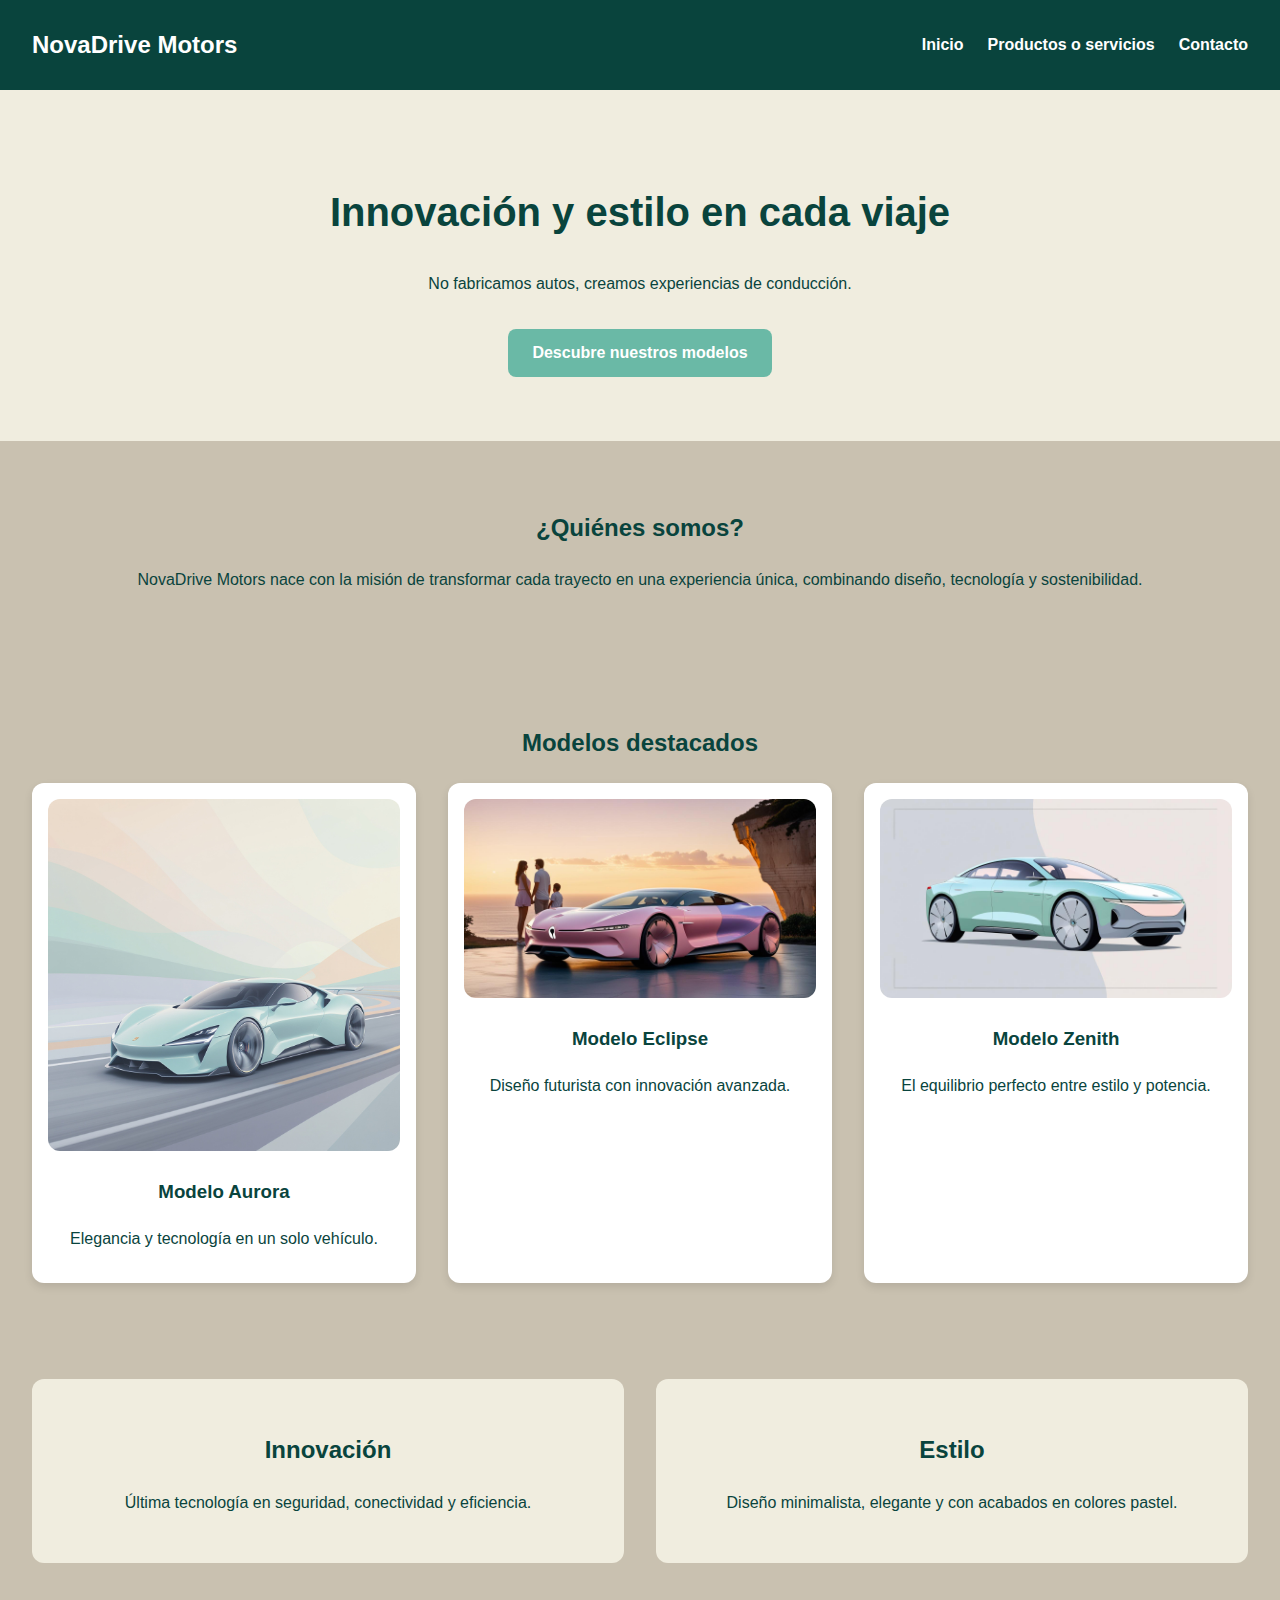
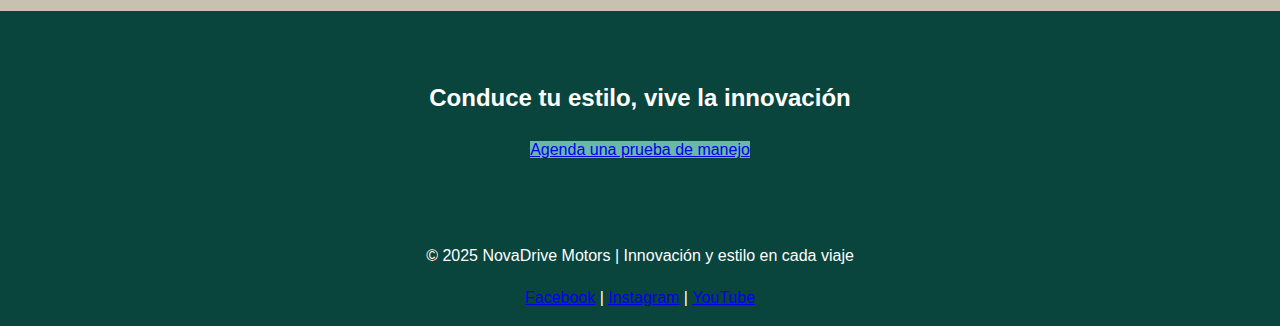
<file: Index.html>
<!DOCTYPE html>
<html lang="es">
<head>
  <meta charset="UTF-8"> <!-- Codificación de caracteres -->
  <meta name="viewport" content="width=device-width, initial-scale=1.0"> <!-- Responsive design -->
  <title>NovaDrive Motors</title> <!-- Título de la pestaña -->
  <link rel="stylesheet" href="style.css"> <!-- Enlace a la hoja de estilos -->
  <link rel="icon" href="imagenes/favicon.ico" type="image/x-icon"> <!-- Icono de la pestaña -->
</head>
<body>
  <!-- Encabezado principal con logo y menú de navegación -->
  <header>
    <div class="logo">NovaDrive Motors</div> <!-- Logo de la empresa -->
    <nav>
      <ul>
        <li><a href="Index.html">Inicio</a></li> <!-- Enlace a la página de inicio -->
        <li><a href="productos.html">Productos o servicios</a></li> <!-- Enlace a la sección de productos -->
        <li><a href="Contacto.html">Contacto</a></li> <!-- Enlace a la sección de contacto -->
      </ul>
    </nav>
  </header>

  <!-- Sección principal (Hero) con mensaje destacado y botón -->
  <section class="hero">
    <h1>Innovación y estilo en cada viaje</h1> <!-- Título principal -->
    <p>No fabricamos autos, creamos experiencias de conducción.</p> <!-- Subtítulo -->
    <a href="#" class="btn">Descubre nuestros modelos</a> <!-- Botón de llamada a la acción -->
  </section>

  <!-- Sección de presentación de la empresa -->
  <section class="about">
    <h2>¿Quiénes somos?</h2>
    <p>NovaDrive Motors nace con la misión de transformar cada trayecto en una experiencia única, combinando diseño, tecnología y sostenibilidad.</p>
  </section>

  <!-- Sección de modelos destacados -->
  <section class="models">
    <h2>Modelos destacados</h2>
    <div class="grid">
      <!-- Tarjeta del Modelo Aurora -->
      <div class="card">
        <img src="imagenes/Imagen destacada de campaña1.jpg" alt="Modelo 1"> <!-- Imagen del modelo -->
        <h3>Modelo Aurora</h3>
        <p>Elegancia y tecnología en un solo vehículo.</p>
      </div>
      <!-- Tarjeta del Modelo Eclipse -->
      <div class="card">
        <img src="imagenes/modelo.jpg" alt="Modelo 2">
        <h3>Modelo Eclipse</h3>
        <p>Diseño futurista con innovación avanzada.</p>
      </div>
      <!-- Tarjeta del Modelo Zenith -->
      <div class="card">
        <img src="imagenes/Ilustraciones de productos1.jpg" alt="Modelo 3">
        <h3>Modelo Zenith</h3>
        <p>El equilibrio perfecto entre estilo y potencia.</p>
      </div>
    </div>
  </section>

  <!-- Sección de innovación y estilo -->
  <section class="features">
    <div>
      <h2>Innovación</h2>
      <p>Última tecnología en seguridad, conectividad y eficiencia.</p>
    </div>
    <div>
      <h2>Estilo</h2>
      <p>Diseño minimalista, elegante y con acabados en colores pastel.</p>
    </div>
  </section>

  <!-- Sección de llamada a la acción (CTA) -->
  <section class="cta">
    <h2>Conduce tu estilo, vive la innovación</h2>
    <a href="#" class="btn">Agenda una prueba de manejo</a>
  </section>

  <!-- Pie de página con derechos y redes sociales -->
  <footer>
    <p>© 2025 NovaDrive Motors | Innovación y estilo en cada viaje</p>
    <div class="socials">
      <a href="#">Facebook</a> | <a href="#">Instagram</a> | <a href="#">YouTube</a>
    </div>
  </footer>
</body>
</html>
</file>
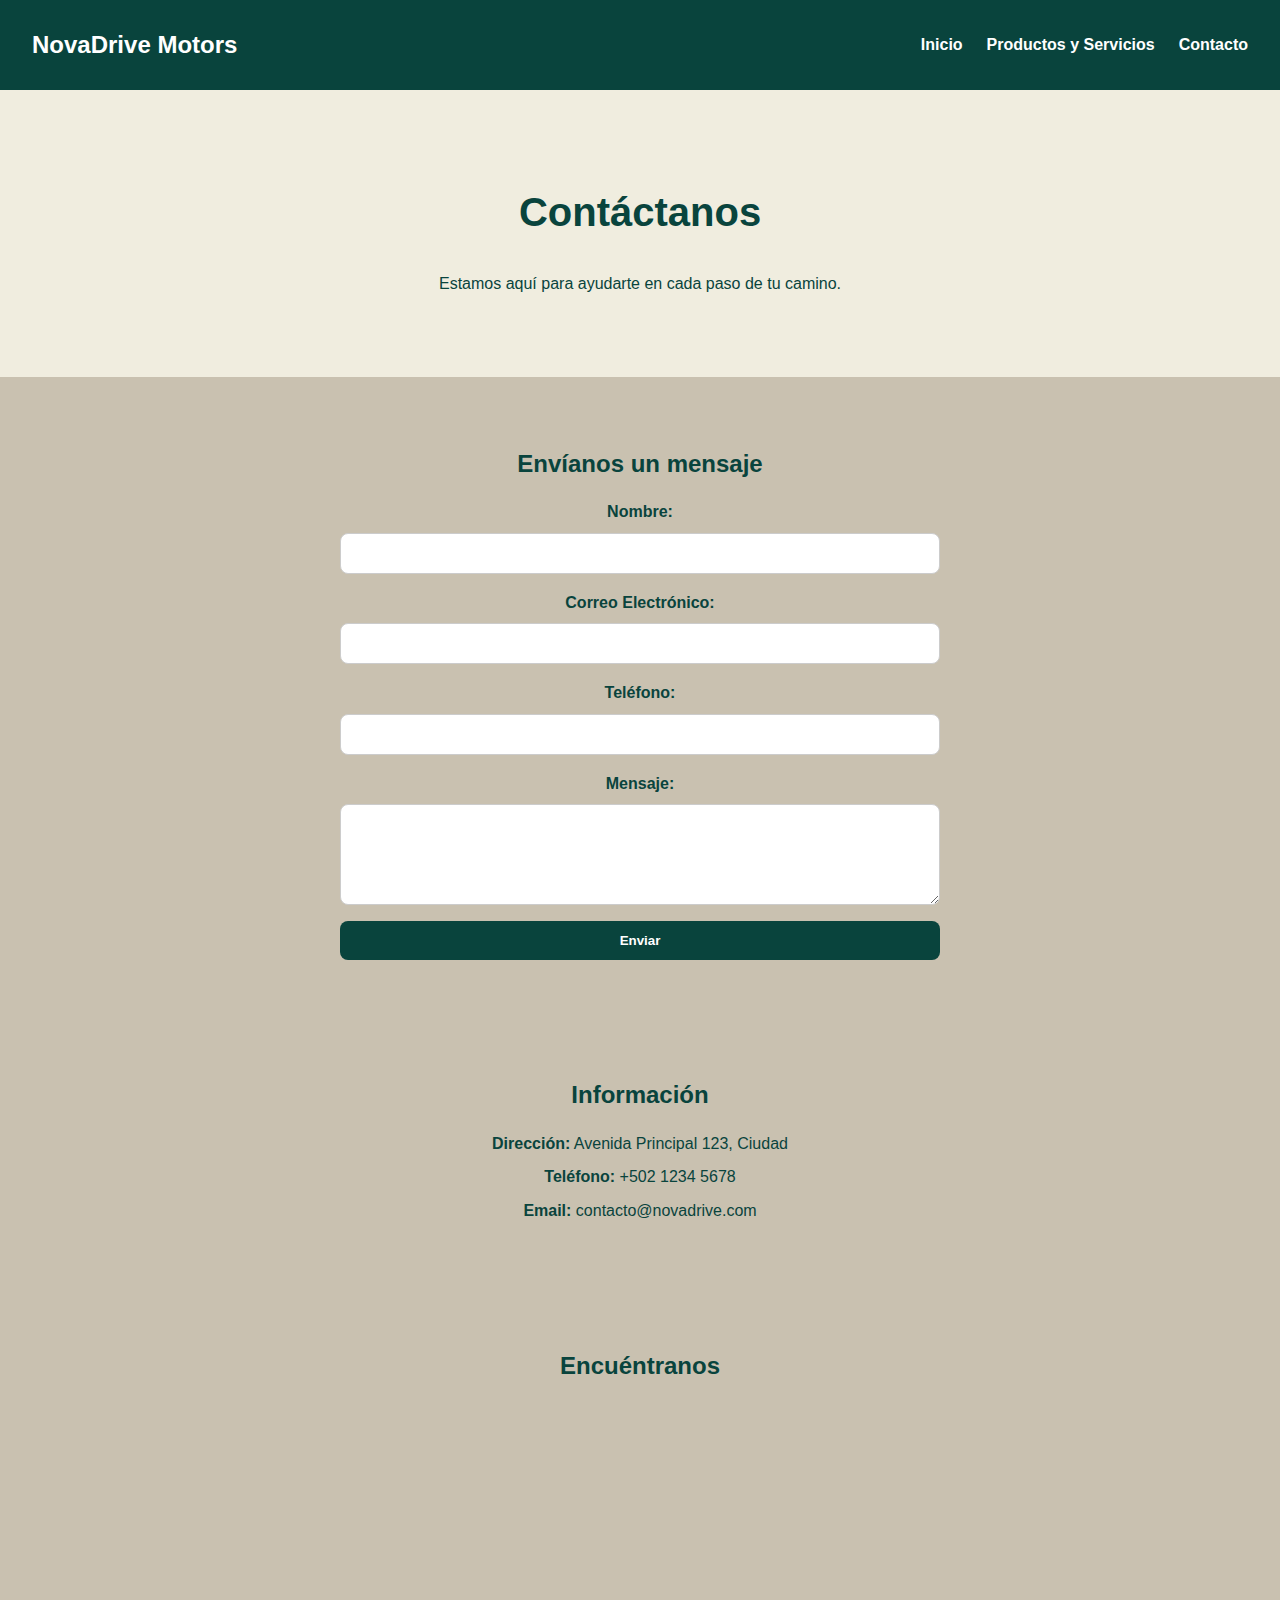
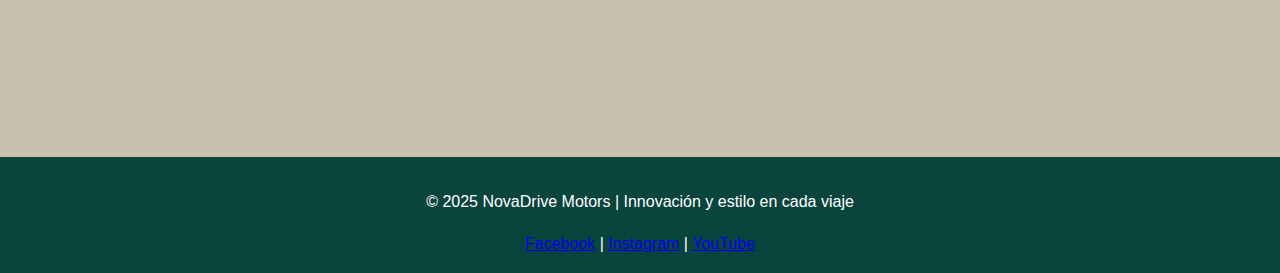
<file: Contacto.html>
<!-- Página de contacto de NovaDrive Motors -->
<!DOCTYPE html>
<html lang="es">
<head>
  <meta charset="UTF-8"> <!-- Codificación de caracteres -->
  <meta name="viewport" content="width=device-width, initial-scale=1.0"> <!-- Responsive design -->
  <title>Contacto | NovaDrive Motors</title> <!-- Título de la pestaña -->
  <link rel="stylesheet" href="style.css"> <!-- Enlace a la hoja de estilos -->
  <link rel="icon" href="imagenes/favicon.ico" type="image/x-icon"> <!-- Icono de la pestaña -->
</head>
<body>
  <!-- Encabezado con logo y menú de navegación -->
  <header>
    <div class="logo">NovaDrive Motors</div> <!-- Logo de la empresa -->
    <nav>
      <ul>
        <li><a href="index.html">Inicio</a></li> <!-- Enlace a la página de inicio -->
        <li><a href="productos.html">Productos y Servicios</a></li> <!-- Enlace a productos/servicios -->
        <li><a href="Contacto.html" class="active">Contacto</a></li> <!-- Enlace a contacto (activo) -->
      </ul>
    </nav>
  </header>

  <!-- Sección principal (Hero) con título y subtítulo -->
  <section class="hero">
    <h1>Contáctanos</h1> <!-- Título principal -->
    <p>Estamos aquí para ayudarte en cada paso de tu camino.</p> <!-- Subtítulo -->
  </section>

  <!-- Sección del formulario de contacto -->
  <section class="contact">
    <h2>Envíanos un mensaje</h2>
    <form action="#" method="post" class="contact-form">
      <div class="form-group">
        <label for="nombre">Nombre:</label>
        <input type="text" id="nombre" name="nombre" required> <!-- Campo para el nombre -->
      </div>
      <div class="form-group">
        <label for="email">Correo Electrónico:</label>
        <input type="email" id="email" name="email" required> <!-- Campo para el correo -->
      </div>
      <div class="form-group">
        <label for="telefono">Teléfono:</label>
        <input type="tel" id="telefono" name="telefono"> <!-- Campo para el teléfono -->
      </div>
      <div class="form-group">
        <label for="mensaje">Mensaje:</label>
        <textarea id="mensaje" name="mensaje" rows="5" required></textarea> <!-- Campo para el mensaje -->
      </div>
      <button type="submit" class="btn">Enviar</button> <!-- Botón para enviar el formulario -->
    </form>
  </section>

  <!-- Sección de información de contacto -->
  <section class="info">
    <h2>Información</h2>
    <p><strong>Dirección:</strong> Avenida Principal 123, Ciudad</p> <!-- Dirección -->
    <p><strong>Teléfono:</strong> +502 1234 5678</p> <!-- Teléfono -->
    <p><strong>Email:</strong> contacto@novadrive.com</p> <!-- Correo electrónico -->
  </section>

  <!-- Sección de mapa de ubicación -->
  <section class="map">
    <h2>Encuéntranos</h2>
    <!-- Mapa de Google Maps incrustado -->
    <iframe src="https://www.google.com/maps/embed?pb=!1m14!1m8!1m3!1d30888.437929653173!2d-90.5380068!3d14.5959566!3m2!1i1024!2i768!4f13.1!3m3!1m2!1s0x8589a162b49a51fd%3A0x179ee84e18f07f06!2sZool%C3%B3gico%20La%20Aurora!5e0!3m2!1ses-419!2sgt!4v1756157986508!5m2!1ses-419!2sgt" 
      width="100%" height="350" style="border:0;" 
      allowfullscreen="" loading="lazy">
    </iframe>
  </section>

  <!-- Pie de página con derechos y redes sociales -->
  <footer>
    <p>© 2025 NovaDrive Motors | Innovación y estilo en cada viaje</p>
    <div class="socials">
      <a href="#">Facebook</a> | <a href="#">Instagram</a> | <a href="#">YouTube</a>
    </div>
  </footer>
</body>
</html>
</file>
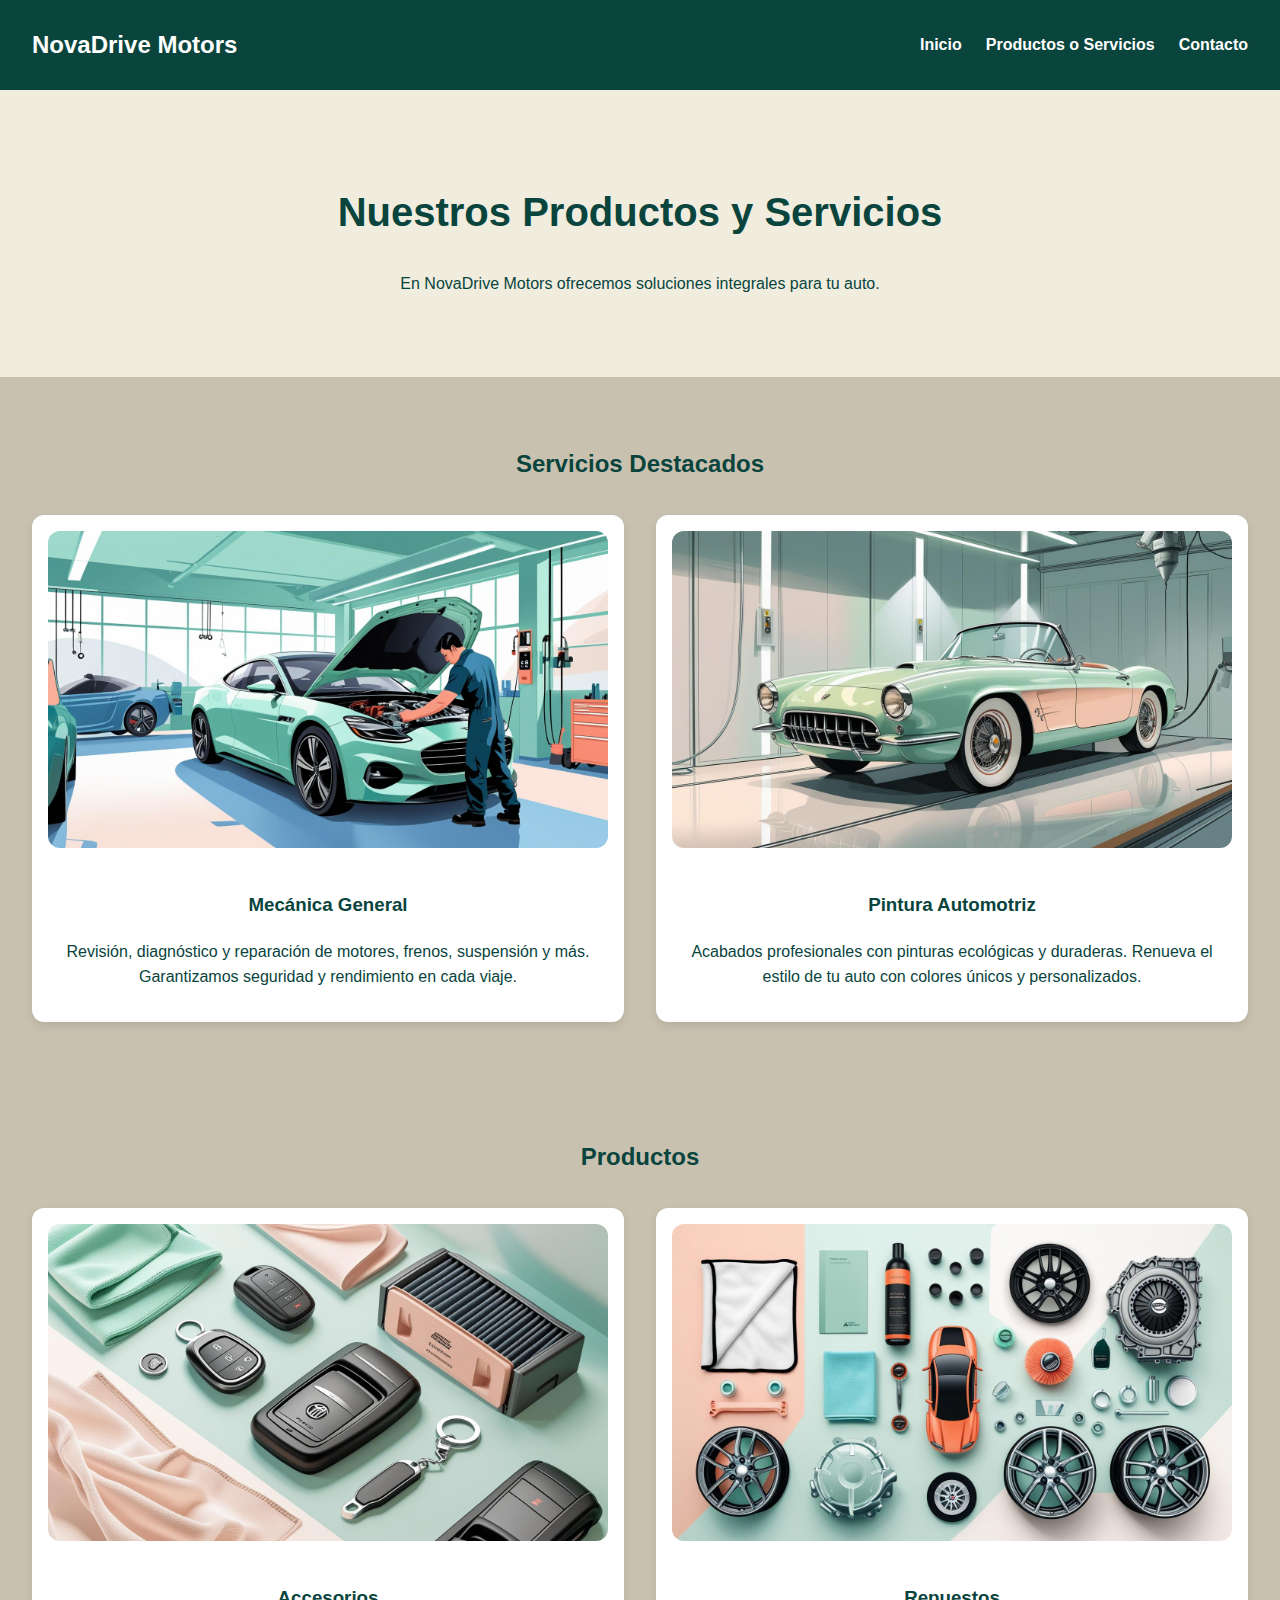
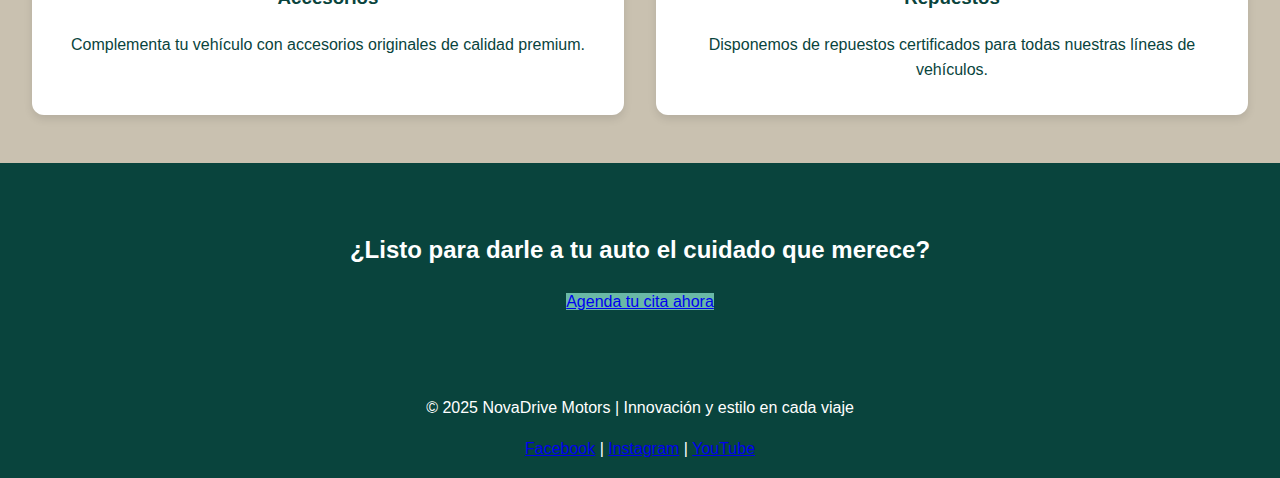
<file: productos.html>
<!DOCTYPE html>
<html lang="es">
<head>
  <meta charset="UTF-8"> <!-- Codificación de caracteres -->
  <meta name="viewport" content="width=device-width, initial-scale=1.0"> <!-- Responsive design -->
  <title>Productos y Servicios | NovaDrive Motors</title> <!-- Título de la pestaña -->
  <link rel="stylesheet" href="style.css "> <!-- Enlace a la hoja de estilos -->
  <link rel="icon" href="imagenes/favicon.ico" type="image/x-icon"> <!-- Icono de la pestaña -->
</head>
<body>
  <!-- Encabezado con logo y menú de navegación -->
  <header>
    <div class="logo">NovaDrive Motors</div> <!-- Logo de la empresa -->
    <nav>
      <ul>
        <li><a href="index.html">Inicio</a></li> <!-- Enlace a la página de inicio -->
        <li><a href="productos.html">Productos o Servicios</a></li> <!-- Enlace a productos/servicios -->
        <li><a href="Contacto.html">Contacto</a></li> <!-- Enlace a contacto -->
      </ul>
    </nav>
  </header>

  <!-- Sección principal (Hero) con título y descripción -->
  <section class="hero">
    <h1>Nuestros Productos y Servicios</h1> <!-- Título principal -->
    <p>En NovaDrive Motors ofrecemos soluciones integrales para tu auto.</p> <!-- Subtítulo -->
  </section>

  <!-- Sección de servicios destacados -->
  <section class="services">
    <h2>Servicios Destacados</h2>
    <div class="grid">
      <!-- Tarjeta de Mecánica General -->
      <div class="card">
        <img src="imagenes/mecanica.jpg" alt="Mecánica General"> <!-- Imagen del servicio -->
        <h3>Mecánica General</h3>
        <p>Revisión, diagnóstico y reparación de motores, frenos, suspensión y más. Garantizamos seguridad y rendimiento en cada viaje.</p>
      </div>
      <!-- Tarjeta de Pintura Automotriz -->
      <div class="card">
        <img src="imagenes/pintura.jpg" alt="Pintura Automotriz">
        <h3>Pintura Automotriz</h3>
        <p>Acabados profesionales con pinturas ecológicas y duraderas. Renueva el estilo de tu auto con colores únicos y personalizados.</p>
      </div>
    </div>
  </section>

  <!-- Sección de productos -->
  <section class="products">
    <h2>Productos</h2>
    <div class="grid">
      <!-- Tarjeta de Accesorios -->
      <div class="card">
        <img src="imagenes/accesorios.jpg" alt="Accesorios">
        <h3>Accesorios</h3>
        <p>Complementa tu vehículo con accesorios originales de calidad premium.</p>
      </div>
      <!-- Tarjeta de Repuestos -->
      <div class="card">
        <img src="imagenes/repuestos.jpg" alt="Repuestos">
        <h3>Repuestos</h3>
        <p>Disponemos de repuestos certificados para todas nuestras líneas de vehículos.</p>
      </div>
    </div>
  </section>

  <!-- Sección de llamada a la acción (CTA) -->
  <section class="cta">
    <h2>¿Listo para darle a tu auto el cuidado que merece?</h2>
    <a href="#" class="btn">Agenda tu cita ahora</a>
  </section>

  <!-- Pie de página con derechos y redes sociales -->
  <footer>
    <p>© 2025 NovaDrive Motors | Innovación y estilo en cada viaje</p>
    <div class="socials">
      <a href="#">Facebook</a> | <a href="#">Instagram</a> | <a href="#">YouTube</a>
    </div>
  </footer>
</body>
</html>
</file>
<file: style.css>
/* Colores corporativos pastel */
:root {
  --bg: #C9C1B0;         /* Fondo principal */
  --text: #09443D;       /* Color de texto y header */
  --section: #F0EDDF;    /* Fondo de secciones */
  --accent: #6AB9A6;     /* Color de botones/acento */
}

/* General */
body {
  margin: 0;
  font-family: 'Arial', sans-serif;
  background: var(--bg); /* Usa el color de fondo definido */
  color: var(--text);    /* Usa el color de texto definido */
  line-height: 1.6;
}

/* Header */
header {
  background: var(--text); /* Fondo oscuro para el header */
  color: white;
  display: flex;           /* Distribuye logo y menú en línea */
  justify-content: space-between;
  align-items: center;
  padding: 1rem 2rem;
}

header .logo {
  font-size: 1.5rem;
  font-weight: bold;
}

header ul {
  list-style: none;        /* Quita viñetas */
  display: flex;
  gap: 1.5rem;             /* Espacio entre enlaces */
}

header ul li a {
  color: white;
  text-decoration: none;
  font-weight: bold;
}

/* Hero */
.hero {
  text-align: center;
  padding: 4rem 2rem;
  background: var(--section); /* Fondo claro para sección principal */
}

.hero h1 {
  font-size: 2.5rem;
}

.hero .btn {
  display: inline-block;
  margin-top: 1rem;
  padding: 0.7rem 1.5rem;
  background: var(--accent); /* Color de botón */
  color: white;
  border-radius: 8px;
  text-decoration: none;
  font-weight: bold;
}

/* Secciones generales */
section {
  padding: 3rem 2rem;
  text-align: center;
}

/* Grid de modelos */
.models .grid {
  display: grid;
  grid-template-columns: repeat(auto-fit, minmax(250px, 1fr));
  gap: 2rem;
}

/* Tarjetas */
.card {
  background: white;
  border-radius: 12px;
  padding: 1rem;
  box-shadow: 0px 4px 8px rgba(0,0,0,0.1);
}

.card img {
  width: 100%;
  border-radius: 12px;
}

/* Features (Innovación y Estilo) */
.features {
  display: flex;
  flex-wrap: wrap;
  gap: 2rem;
  justify-content: center;
}

.features div {
  flex: 1 1 300px;
  background: var(--section);
  padding: 2rem;
  border-radius: 12px;
}

/* CTA (Llamado a la acción) */
.cta {
  background: var(--text);
  color: white;
  padding: 3rem 2rem;
}

.cta .btn {
  background: var(--accent);
}

/* Footer */
footer {
  background: var(--text);
  color: white;
  padding: 1rem;
  text-align: center;
}

/* Servicios y Productos */
.services, .products {
  padding: 3rem 2rem;
}

.services h2, .products h2 {
  margin-bottom: 2rem;
}

.services .grid, .products .grid {
  display: grid;
  grid-template-columns: repeat(auto-fit, minmax(280px, 1fr));
  gap: 2rem;
}

.services .card, .products .card {
  background: white;
  border-radius: 12px;
  padding: 1rem;
  box-shadow: 0px 4px 8px rgba(0,0,0,0.1);
}

.services .card img, .products .card img {
  width: 100%;
  border-radius: 12px;
  margin-bottom: 1rem;
}

/* Contacto, Información y Mapa */
.contact, .info, .map {
  padding: 3rem 2rem;
}

.contact h2, .info h2, .map h2 {
  margin-bottom: 1rem;
}

/* Formulario de contacto */
.contact-form {
  max-width: 600px;
  margin: auto;
  display: grid;
  gap: 1rem;
}

.form-group {
  display: flex;
  flex-direction: column;
}

.form-group label {
  margin-bottom: 0.5rem;
  font-weight: bold;
}

.contact-form input, 
.contact-form textarea {
  padding: 0.75rem;
  border: 1px solid #ccc;
  border-radius: 8px;
}

.contact-form button {
  padding: 0.75rem 1.5rem;
  background: #09443D;
  color: white;
  border: none;
  border-radius: 8px;
  cursor: pointer;
  font-weight: bold;
}

.contact-form button:hover {
  background: #0b5c52;
}

.info p {
  margin: 0.5rem 0;
}

.map iframe {
  width: 100%;
  height: 300px;
  border: none;
  border-radius: 12px;
}

/* 📱 MEDIA QUERIES */

/* Tablets (pantallas menores a 992px) */
@media (max-width: 992px) {
  header {
    flex-direction: column;
    text-align: center;
  }

  nav ul {
    flex-direction: column;
    gap: 0.5rem;
  }

  .hero {
    padding: 2rem 1rem;
  }

  .contact-form {
    width: 90%;
  }
}

/* Móviles (pantallas menores a 600px) */
@media (max-width: 600px) {
  body {
    font-size: 0.95rem;
  }

  header {
    padding: 1rem;
  }

  .logo {
    font-size: 1.5rem;
  }

  nav ul {
    padding: 0;
    margin: 1rem 0;
  }

  .hero h1 {
    font-size: 1.8rem;
  }

  .contact, .info, .map {
    padding: 2rem 1rem;
  }

  .contact-form {
    grid-template-columns: 1fr; /* todos los inputs en una sola columna */
  }

  .form-group input, 
  .form-group textarea {
    font-size: 0.9rem;
  }

  .contact-form button {
    width: 100%;
  }

  iframe {
    height: 250px; /* mapa más compacto en móvil */
  }

  footer {
    text-align: center;
    font-size: 0.85rem;
  }
}
/* Fin del CSS */
</file>
